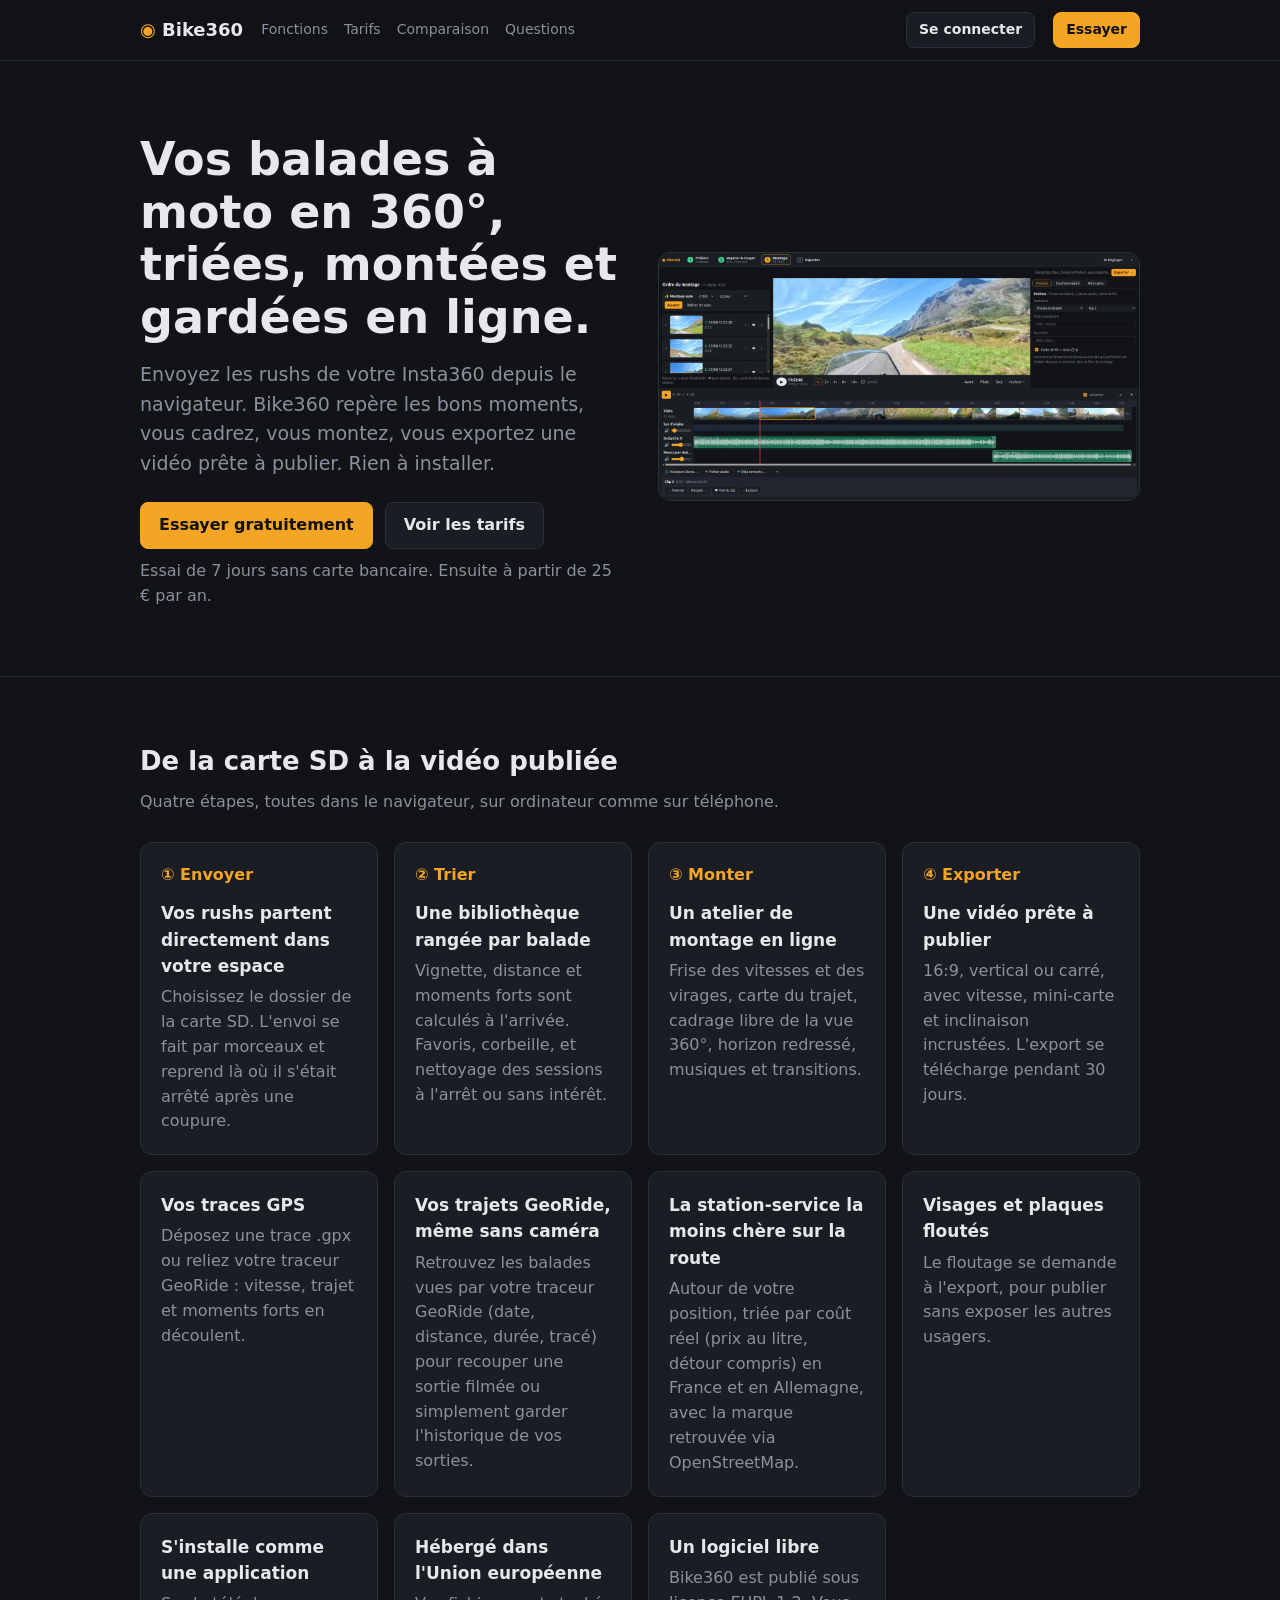
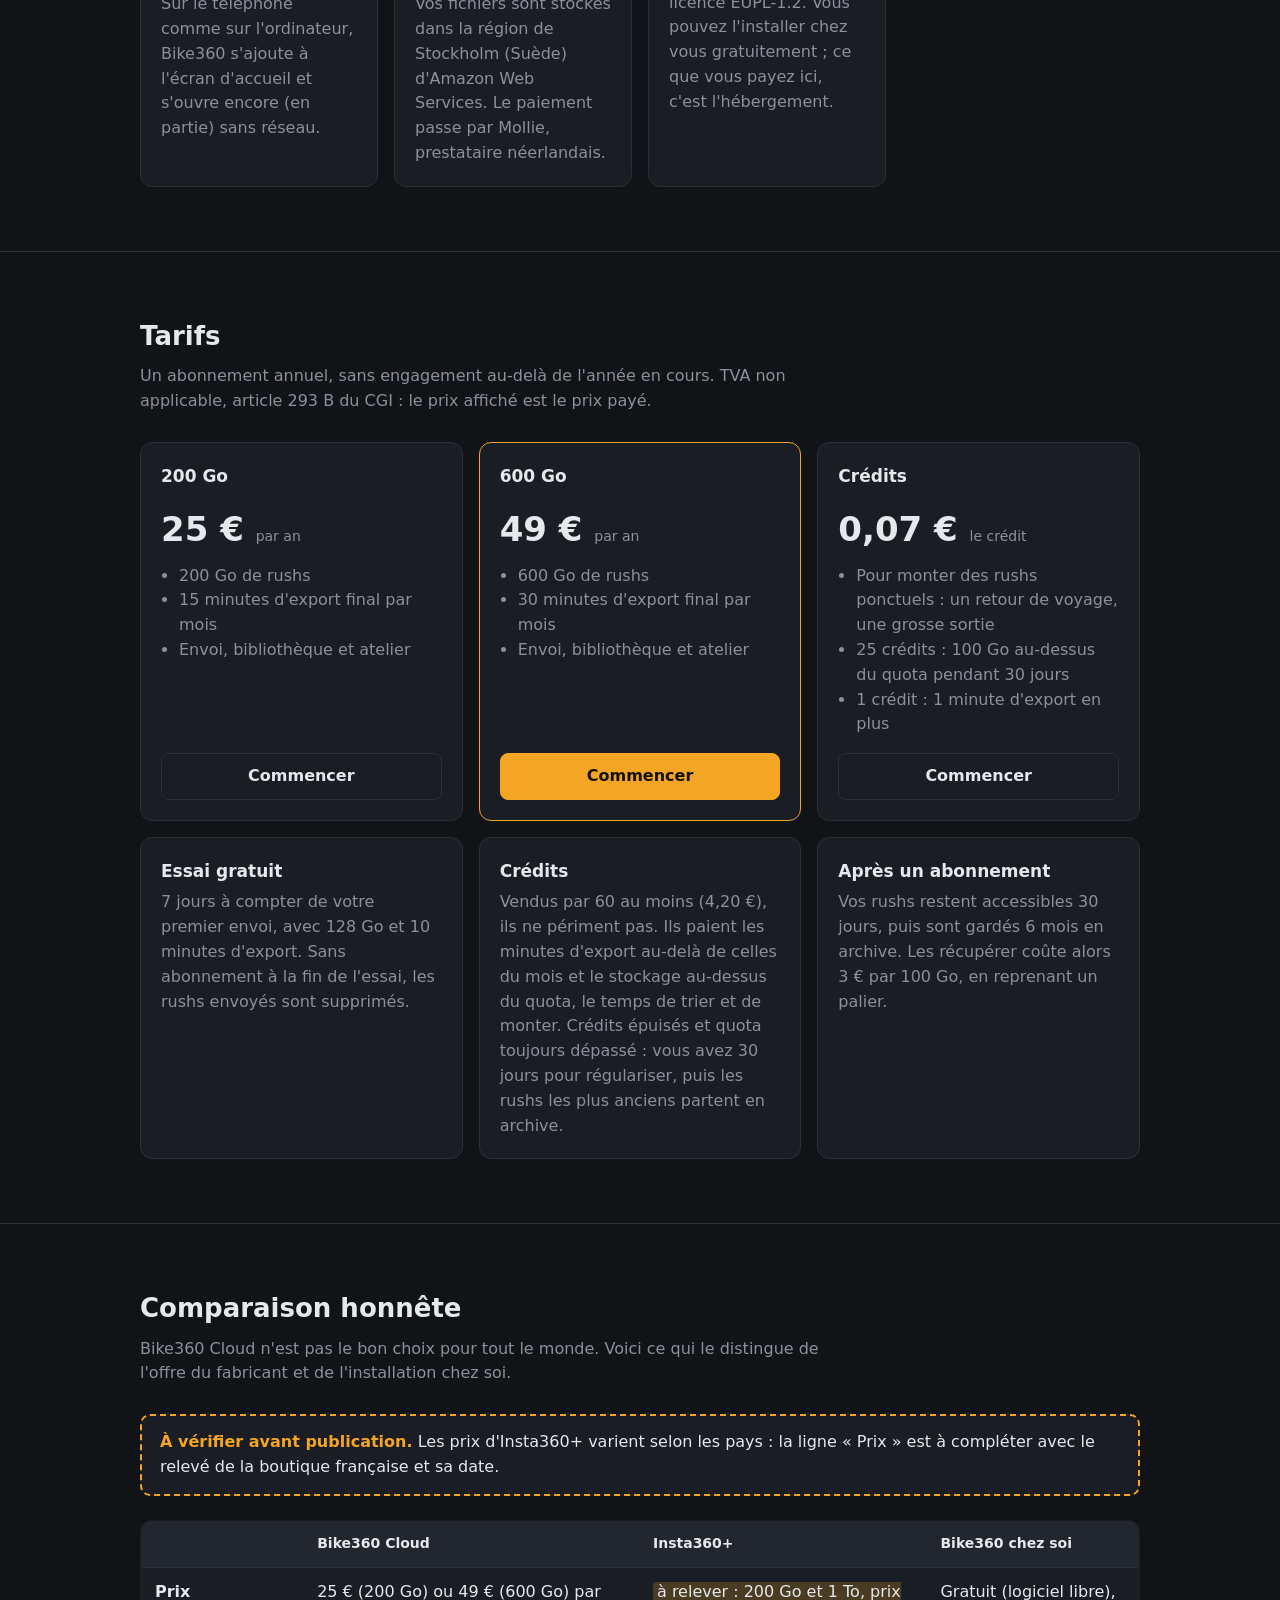
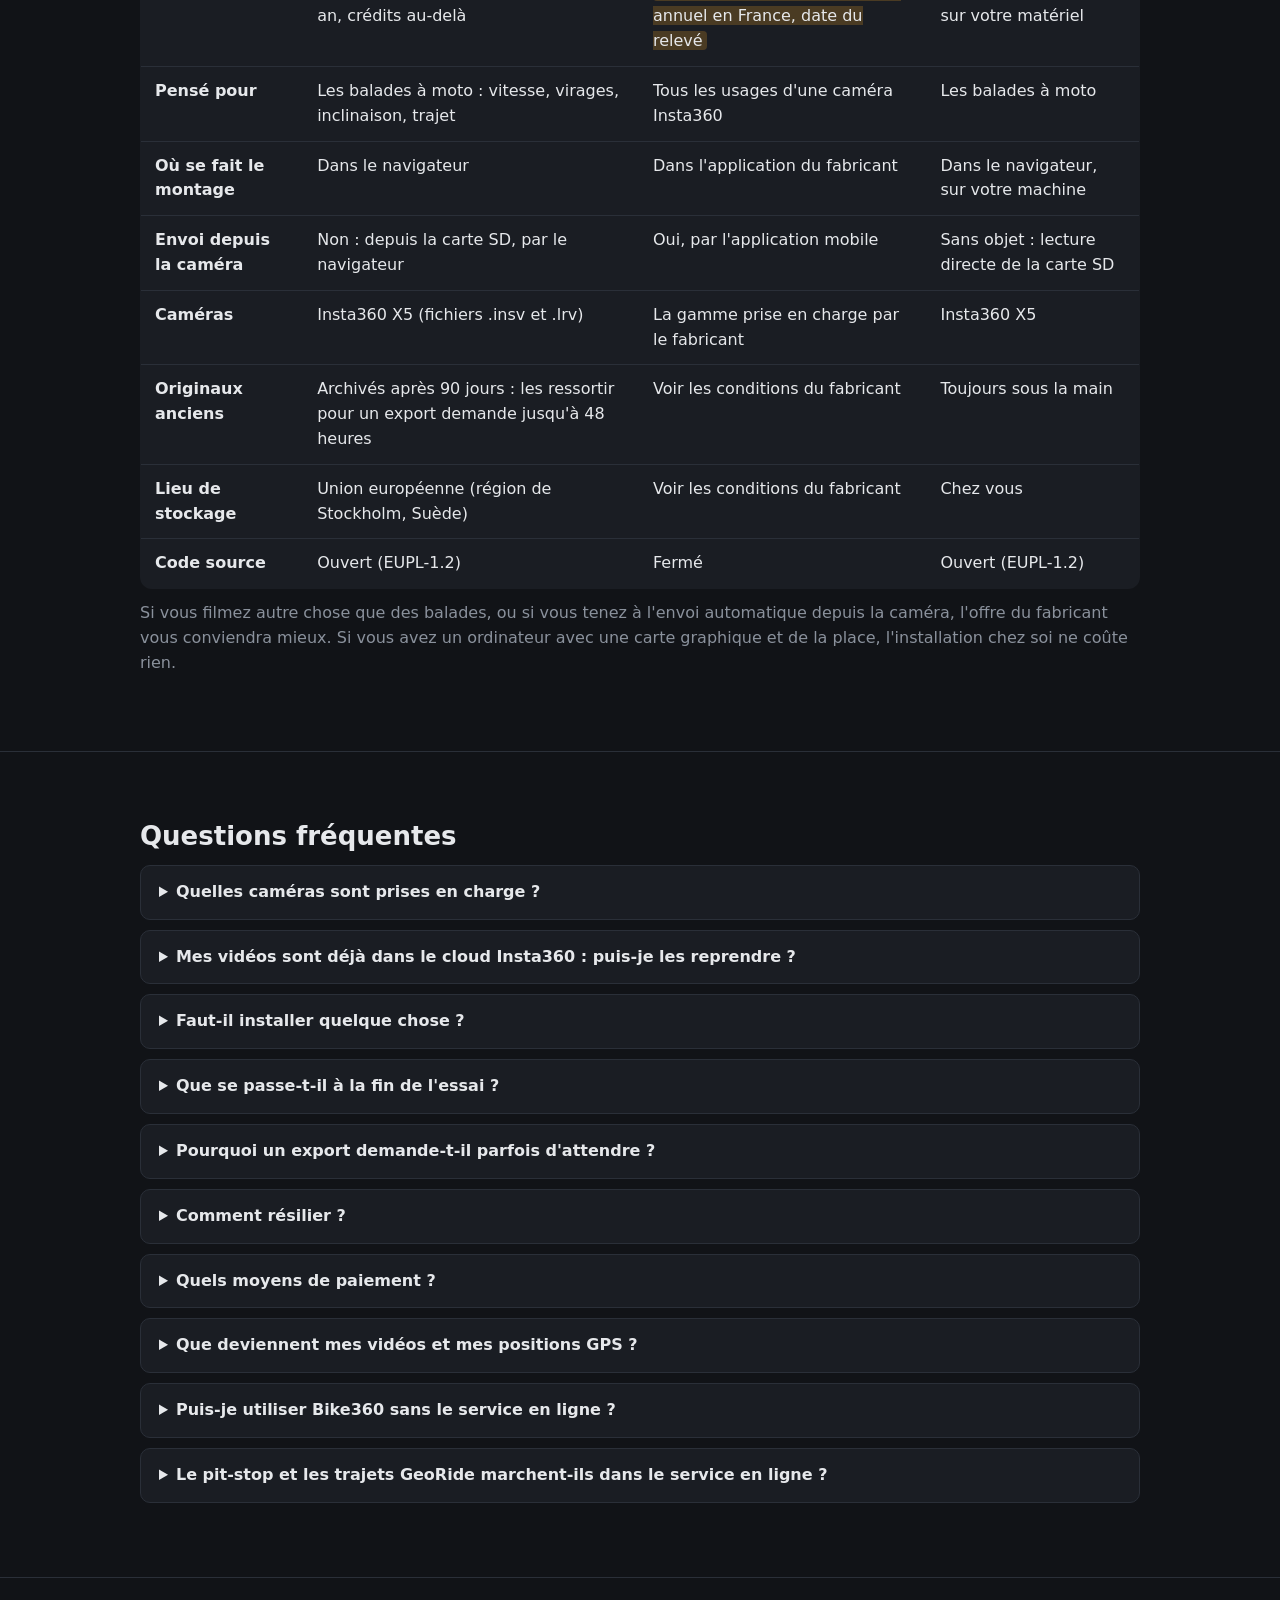
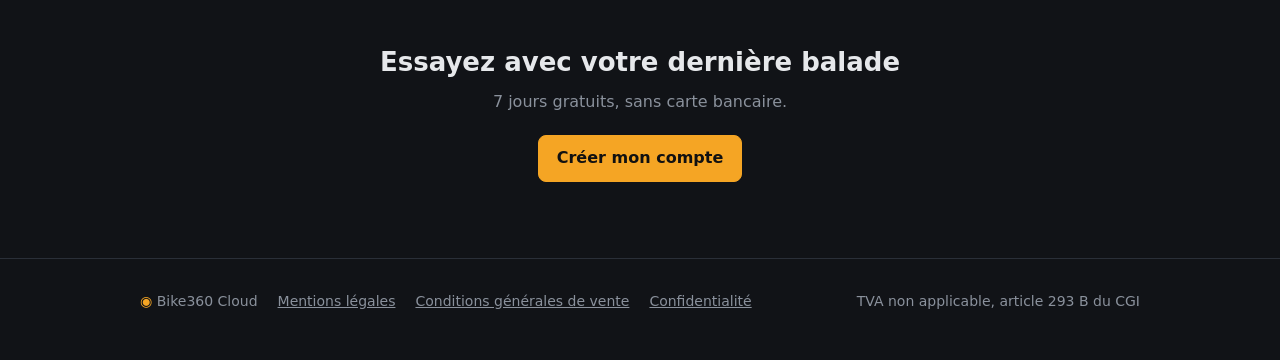
<file: site/index.html>
<!doctype html>
<html lang="fr">
<head>
<meta charset="utf-8">
<meta name="viewport" content="width=device-width, initial-scale=1">
<title>Bike360 Cloud — vos balades à moto en 360°, triées, montées et gardées en ligne</title>
<meta name="description" content="Envoyez les rushs de votre Insta360, retrouvez les bons moments, montez et exportez depuis le navigateur. Stockage en France à partir de 25 € par an.">
<link rel="stylesheet" href="site.css">
</head>
<body>
<header class="top"><div class="wrap">
  <a class="brand" href="/"><span>◉</span> Bike360</a>
  <nav><a href="#fonctions">Fonctions</a><a href="#tarifs">Tarifs</a><a href="#comparaison">Comparaison</a><a href="#questions">Questions</a></nav>
  <a class="button small" href="/ui/compte.html">Se connecter</a>
  <a class="button small primary" href="/ui/compte.html?inscription=1">Essayer</a>
</div></header>

<section class="hero"><div class="wrap">
  <div>
    <h1>Vos balades à moto en 360°, triées, montées et gardées en ligne.</h1>
    <p class="lead">Envoyez les rushs de votre Insta360 depuis le navigateur. Bike360 repère les bons moments, vous cadrez, vous montez,
      vous exportez une vidéo prête à publier. Rien à installer.</p>
    <div class="actions">
      <a class="button primary" href="/ui/compte.html?inscription=1">Essayer gratuitement</a>
      <a class="button" href="#tarifs">Voir les tarifs</a>
    </div>
    <p class="muted">Essai de 7 jours sans carte bancaire. Ensuite à partir de 25 € par an.</p>
  </div>
  <img src="montage.jpg" alt="L'atelier de montage de Bike360 : clips en blocs sur une frise, pistes audio et aperçu" width="1280" height="800">
</div></section>

<section id="fonctions"><div class="wrap">
  <h2>De la carte SD à la vidéo publiée</h2>
  <p class="lead">Quatre étapes, toutes dans le navigateur, sur ordinateur comme sur téléphone.</p>
  <div class="grid">
    <div class="card"><p class="step">① Envoyer</p><h3>Vos rushs partent directement dans votre espace</h3>
      <p class="muted">Choisissez le dossier de la carte SD. L'envoi se fait par morceaux et reprend là où il s'était arrêté après une coupure.</p></div>
    <div class="card"><p class="step">② Trier</p><h3>Une bibliothèque rangée par balade</h3>
      <p class="muted">Vignette, distance et moments forts sont calculés à l'arrivée. Favoris, corbeille, et nettoyage des sessions à l'arrêt ou sans intérêt.</p></div>
    <div class="card"><p class="step">③ Monter</p><h3>Un atelier de montage en ligne</h3>
      <p class="muted">Frise des vitesses et des virages, carte du trajet, cadrage libre de la vue 360°, horizon redressé, musiques et transitions.</p></div>
    <div class="card"><p class="step">④ Exporter</p><h3>Une vidéo prête à publier</h3>
      <p class="muted">16:9, vertical ou carré, avec vitesse, mini-carte et inclinaison incrustées. L'export se télécharge pendant 30 jours.</p></div>
  </div>
  <div class="grid" style="margin-top:16px">
    <div class="card"><h3>Vos traces GPS</h3><p class="muted">Déposez une trace .gpx ou reliez votre traceur GeoRide : vitesse, trajet et moments forts en découlent.</p></div>
    <div class="card"><h3>Vos trajets GeoRide, même sans caméra</h3><p class="muted">Retrouvez les balades vues par votre traceur GeoRide (date, distance, durée, tracé) pour recouper une sortie filmée ou simplement garder l'historique de vos sorties.</p></div>
    <div class="card"><h3>La station-service la moins chère sur la route</h3><p class="muted">Autour de votre position, triée par coût réel (prix au litre, détour compris) en France et en Allemagne, avec la marque retrouvée via OpenStreetMap.</p></div>
    <div class="card"><h3>Visages et plaques floutés</h3><p class="muted">Le floutage se demande à l'export, pour publier sans exposer les autres usagers.</p></div>
    <div class="card"><h3>S'installe comme une application</h3><p class="muted">Sur le téléphone comme sur l'ordinateur, Bike360 s'ajoute à l'écran d'accueil et s'ouvre encore (en partie) sans réseau.</p></div>
    <div class="card"><h3>Hébergé dans l'Union européenne</h3><p class="muted">Vos fichiers sont stockés dans la région de Stockholm (Suède) d'Amazon Web Services. Le paiement passe par Mollie, prestataire néerlandais.</p></div>
    <div class="card"><h3>Un logiciel libre</h3><p class="muted">Bike360 est publié sous licence EUPL-1.2. Vous pouvez l'installer chez vous gratuitement ; ce que vous payez ici, c'est l'hébergement.</p></div>
  </div>
</div></section>

<section id="tarifs"><div class="wrap">
  <h2>Tarifs</h2>
  <p class="lead">Un abonnement annuel, sans engagement au-delà de l'année en cours. TVA non applicable, article 293 B du CGI : le prix affiché est le prix payé.</p>
  <div class="plans">
    <div class="card plan"><h3>200 Go</h3><div class="price">25 € <small>par an</small></div>
      <ul><li>200 Go de rushs</li><li>15 minutes d'export final par mois</li><li>Envoi, bibliothèque et atelier</li></ul>
      <a class="button" href="/ui/compte.html?inscription=1">Commencer</a></div>
    <div class="card plan featured"><h3>600 Go</h3><div class="price">49 € <small>par an</small></div>
      <ul><li>600 Go de rushs</li><li>30 minutes d'export final par mois</li><li>Envoi, bibliothèque et atelier</li></ul>
      <a class="button primary" href="/ui/compte.html?inscription=1">Commencer</a></div>
    <div class="card plan"><h3>Crédits</h3><div class="price">0,07 € <small>le crédit</small></div>
      <ul><li>Pour monter des rushs ponctuels : un retour de voyage, une grosse sortie</li><li>25 crédits : 100 Go au-dessus du quota pendant 30 jours</li><li>1 crédit : 1 minute d'export en plus</li></ul>
      <a class="button" href="/ui/compte.html?inscription=1">Commencer</a></div>
  </div>
  <div class="grid" style="margin-top:16px">
    <div class="card"><h3>Essai gratuit</h3><p class="muted">7 jours à compter de votre premier envoi, avec 128 Go et 10 minutes d'export. Sans abonnement à la fin de l'essai, les rushs envoyés sont supprimés.</p></div>
    <div class="card"><h3>Crédits</h3><p class="muted">Vendus par 60 au moins (4,20 €), ils ne périment pas. Ils paient les minutes d'export au-delà de celles du mois et le stockage au-dessus du quota, le temps de trier et de monter. Crédits épuisés et quota toujours dépassé : vous avez 30 jours pour régulariser, puis les rushs les plus anciens partent en archive.</p></div>
    <div class="card"><h3>Après un abonnement</h3><p class="muted">Vos rushs restent accessibles 30 jours, puis sont gardés 6 mois en archive. Les récupérer coûte alors 3 € par 100 Go, en reprenant un palier.</p></div>
  </div>
</div></section>

<section id="comparaison"><div class="wrap">
  <h2>Comparaison honnête</h2>
  <p class="lead">Bike360 Cloud n'est pas le bon choix pour tout le monde. Voici ce qui le distingue de l'offre du fabricant et de l'installation chez soi.</p>
  <!-- BROUILLON : les prix d'Insta360+ ci-dessous sont à relever sur store.insta360.com (boutique France) et à dater avant
       la mise en ligne. Une comparaison de prix publiée doit être exacte et vérifiable. -->
  <div class="draft"><strong>À vérifier avant publication.</strong> Les prix d'Insta360+ varient selon les pays : la ligne « Prix » est à compléter
    avec le relevé de la boutique française et sa date.</div>
  <div class="table-scroll"><table>
    <tr><th></th><th>Bike360 Cloud</th><th>Insta360+</th><th>Bike360 chez soi</th></tr>
    <tr><td><strong>Prix</strong></td><td>25 € (200 Go) ou 49 € (600 Go) par an, crédits au-delà</td>
      <td><span class="todo">à relever : 200 Go et 1 To, prix annuel en France, date du relevé</span></td><td>Gratuit (logiciel libre), sur votre matériel</td></tr>
    <tr><td><strong>Pensé pour</strong></td><td>Les balades à moto : vitesse, virages, inclinaison, trajet</td><td>Tous les usages d'une caméra Insta360</td><td>Les balades à moto</td></tr>
    <tr><td><strong>Où se fait le montage</strong></td><td>Dans le navigateur</td><td>Dans l'application du fabricant</td><td>Dans le navigateur, sur votre machine</td></tr>
    <tr><td><strong>Envoi depuis la caméra</strong></td><td>Non : depuis la carte SD, par le navigateur</td><td>Oui, par l'application mobile</td><td>Sans objet : lecture directe de la carte SD</td></tr>
    <tr><td><strong>Caméras</strong></td><td>Insta360 X5 (fichiers .insv et .lrv)</td><td>La gamme prise en charge par le fabricant</td><td>Insta360 X5</td></tr>
    <tr><td><strong>Originaux anciens</strong></td><td>Archivés après 90 jours : les ressortir pour un export demande jusqu'à 48 heures</td><td>Voir les conditions du fabricant</td><td>Toujours sous la main</td></tr>
    <tr><td><strong>Lieu de stockage</strong></td><td>Union européenne (région de Stockholm, Suède)</td><td>Voir les conditions du fabricant</td><td>Chez vous</td></tr>
    <tr><td><strong>Code source</strong></td><td>Ouvert (EUPL-1.2)</td><td>Fermé</td><td>Ouvert (EUPL-1.2)</td></tr>
  </table></div>
  <p class="muted" style="margin-top:12px">Si vous filmez autre chose que des balades, ou si vous tenez à l'envoi automatique depuis la caméra, l'offre du fabricant vous conviendra mieux.
    Si vous avez un ordinateur avec une carte graphique et de la place, l'installation chez soi ne coûte rien.</p>
</div></section>

<section id="questions"><div class="wrap">
  <h2>Questions fréquentes</h2>
  <details><summary>Quelles caméras sont prises en charge ?</summary>
    <p>L'Insta360 X5. Le service reconnaît ses fichiers d'aperçu (LRV_….lrv) et ses originaux (VID_….insv). D'autres modèles viendront selon la demande.</p></details>
  <details><summary>Mes vidéos sont déjà dans le cloud Insta360 : puis-je les reprendre ?</summary>
    <p>Oui, en les téléchargeant avec Insta360 Studio puis en les envoyant ici. Le <a href="importer-insta360.html">guide d'import</a> détaille les étapes.</p></details>
  <details><summary>Faut-il installer quelque chose ?</summary>
    <p>Non. L'envoi, la bibliothèque, le montage et l'export se font dans un navigateur récent, sur ordinateur ou sur téléphone.</p></details>
  <details><summary>Que se passe-t-il à la fin de l'essai ?</summary>
    <p>L'essai dure 7 jours à compter de votre premier envoi. Si vous prenez un palier, vos rushs restent. Sinon, ils sont supprimés et votre compte reste ouvert, vide.</p></details>
  <details><summary>Pourquoi un export demande-t-il parfois d'attendre ?</summary>
    <p>Le montage se fait sur les aperçus, toujours disponibles. Les originaux, bien plus lourds, partent en archive au bout de 90 jours pour tenir ces prix.
      Un export qui en a besoin demande leur sortie d'archive, ce qui prend jusqu'à 48 heures ; vous êtes prévenu quand ils sont prêts.</p></details>
  <details><summary>Comment résilier ?</summary>
    <p>Depuis la page « Mon palier », en un clic. L'abonnement court jusqu'à la fin de l'année payée, puis ne se renouvelle pas. Vous pouvez aussi supprimer
      votre compte et tout ce qu'il contient, à tout moment.</p></details>
  <details><summary>Quels moyens de paiement ?</summary>
    <p>Le paiement passe par Mollie, établissement de paiement néerlandais. La carte bancaire est acceptée ; les autres moyens dépendent de ce que Mollie propose
      pour votre pays. Bike360 ne voit ni ne garde votre numéro de carte.</p></details>
  <details><summary>Que deviennent mes vidéos et mes positions GPS ?</summary>
    <p>Elles restent les vôtres et ne servent qu'à vous rendre le service. Elles ne sont ni revendues, ni utilisées pour de la publicité.
      Le détail est dans la <a href="confidentialite.html">politique de confidentialité</a>.</p></details>
  <details><summary>Puis-je utiliser Bike360 sans le service en ligne ?</summary>
    <p>Oui. Le logiciel est libre et s'installe sur un ordinateur sous Linux. Le service en ligne s'adresse à ceux qui ne veulent ni l'installer ni stocker leurs rushs.</p></details>
  <details><summary>Le pit-stop et les trajets GeoRide marchent-ils dans le service en ligne ?</summary>
    <p>Oui, si vous avez relié votre compte GeoRide. Le pit-stop (station-service la moins chère) ne demande rien de plus : il cherche autour de la position que vous lui donnez.</p></details>
</div></section>

<section><div class="wrap" style="text-align:center">
  <h2>Essayez avec votre dernière balade</h2>
  <p class="muted">7 jours gratuits, sans carte bancaire.</p>
  <p style="margin-top:20px"><a class="button primary" href="/ui/compte.html?inscription=1">Créer mon compte</a></p>
</div></section>

<footer><div class="wrap">
  <span><span style="color:var(--accent)">◉</span> Bike360 Cloud</span>
  <a href="mentions-legales.html">Mentions légales</a>
  <a href="cgv.html">Conditions générales de vente</a>
  <a href="confidentialite.html">Confidentialité</a>
  <div class="spacer"></div>
  <span>TVA non applicable, article 293 B du CGI</span>
</div></footer>
</body>
</html>
</file>
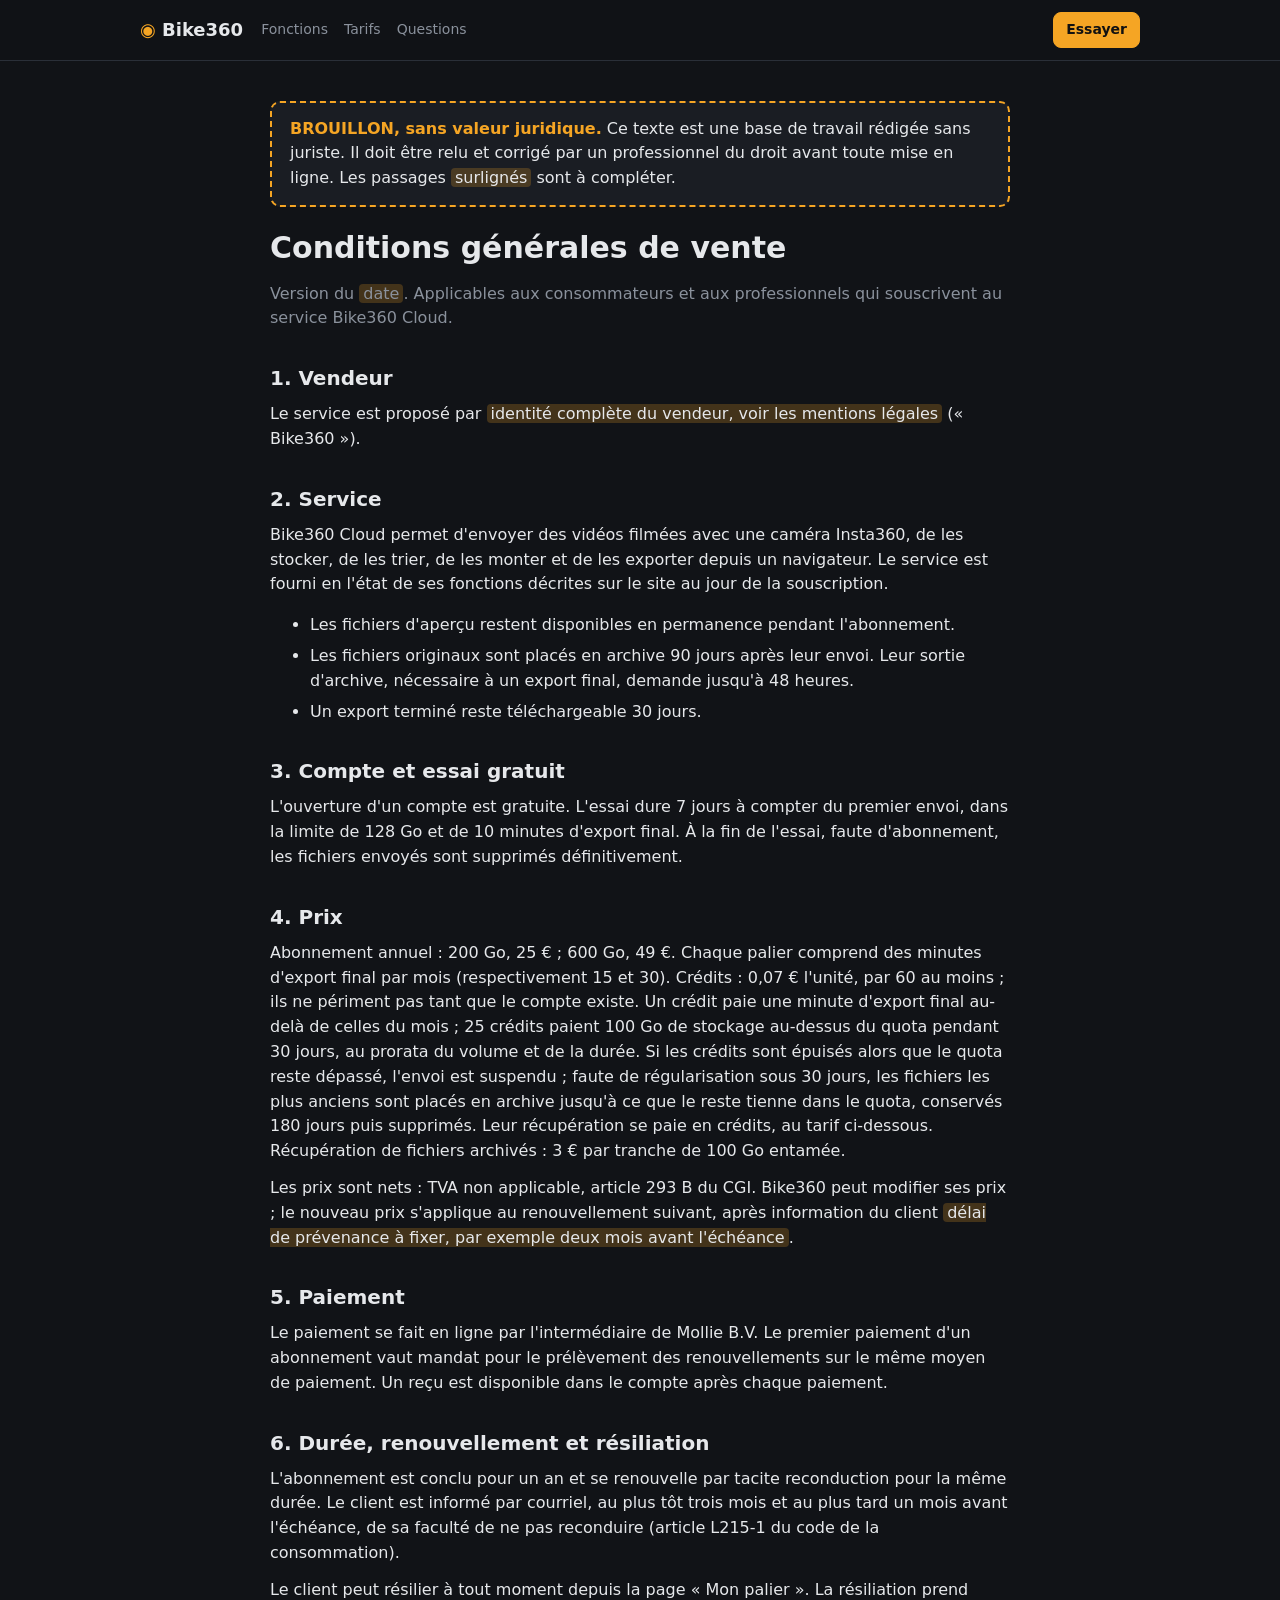
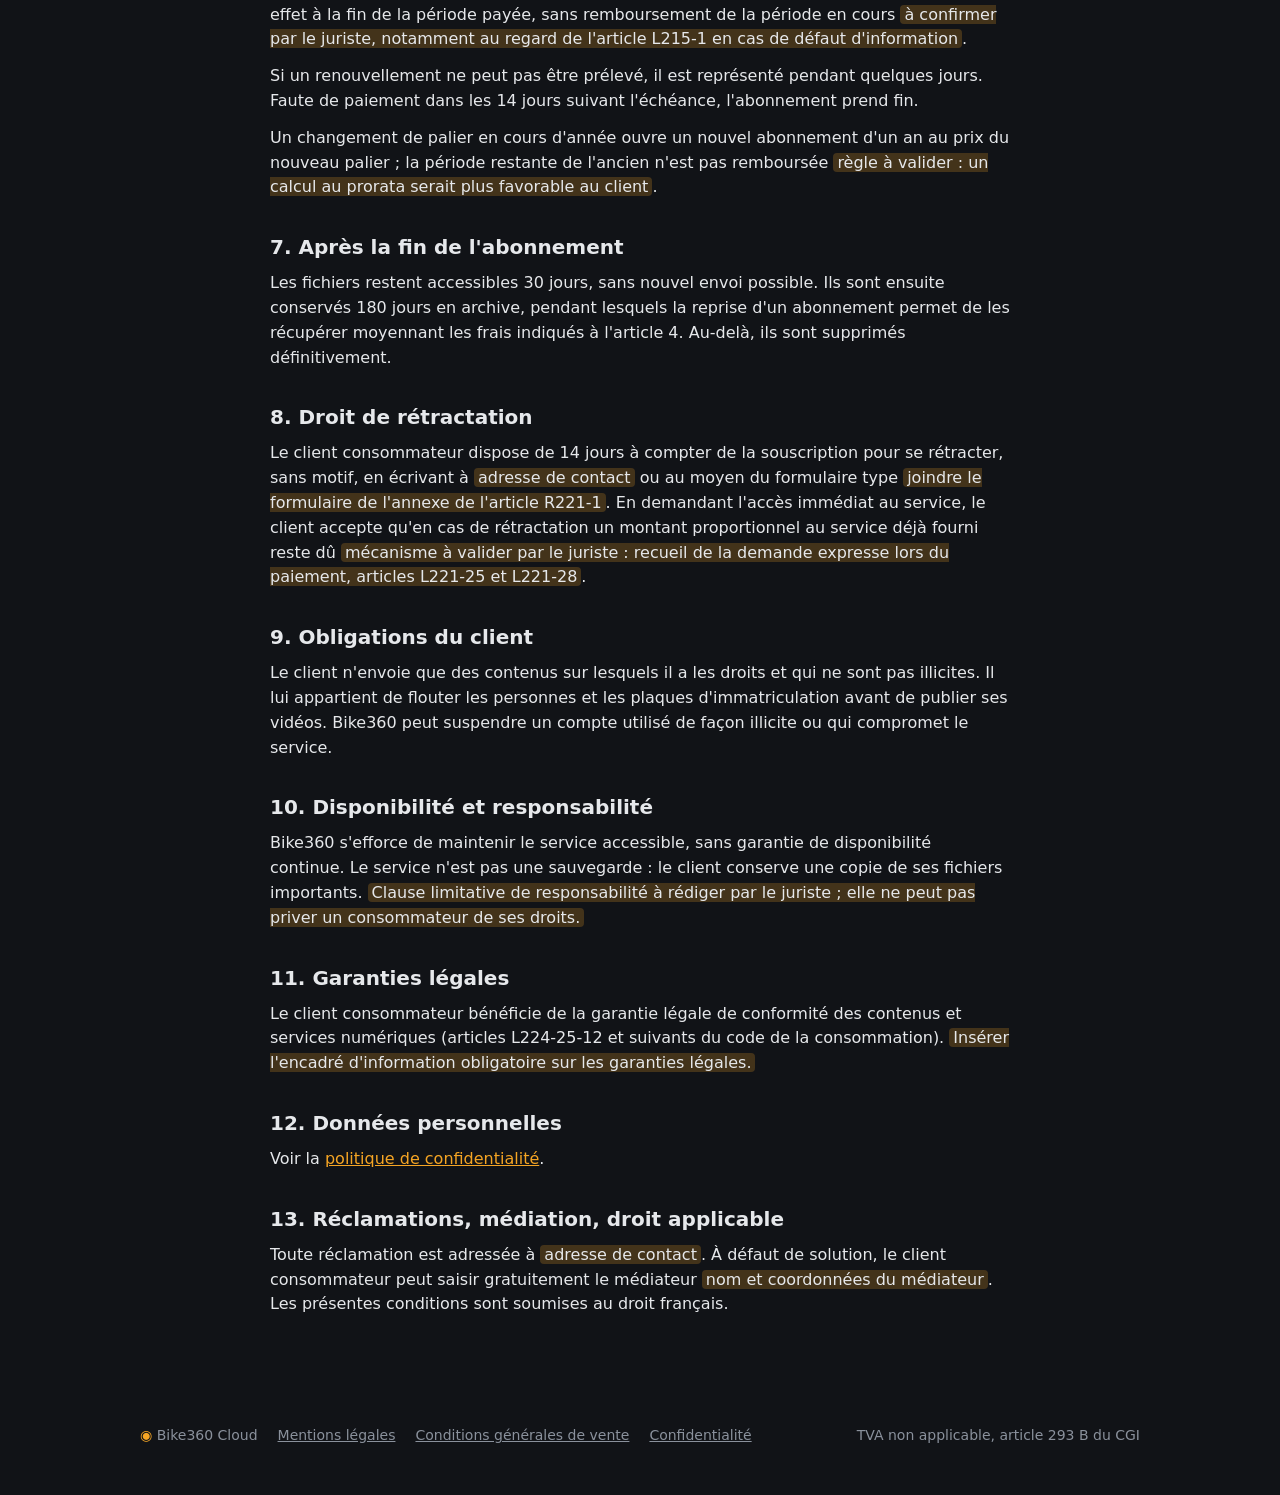
<file: site/cgv.html>
<!doctype html>
<html lang="fr">
<head>
<meta charset="utf-8">
<meta name="viewport" content="width=device-width, initial-scale=1">
<meta name="robots" content="noindex">
<title>Bike360 Cloud — Conditions générales de vente</title>
<link rel="stylesheet" href="site.css">
</head>
<body>
<header class="top"><div class="wrap">
  <a class="brand" href="/"><span>◉</span> Bike360</a>
  <nav><a href="/#fonctions">Fonctions</a><a href="/#tarifs">Tarifs</a><a href="/#questions">Questions</a></nav>
  <a class="button small primary" href="/ui/compte.html?inscription=1">Essayer</a>
</div></header>
<main class="legal">
<div class="draft"><strong>BROUILLON, sans valeur juridique.</strong> Ce texte est une base de travail rédigée sans juriste. Il doit être relu et corrigé
  par un professionnel du droit avant toute mise en ligne. Les passages <span class="todo">surlignés</span> sont à compléter.</div>
<h1>Conditions générales de vente</h1>
<p class="muted">Version du <span class="todo">date</span>. Applicables aux consommateurs et aux professionnels qui souscrivent au service Bike360 Cloud.</p>
<h2>1. Vendeur</h2>
<p>Le service est proposé par <span class="todo">identité complète du vendeur, voir les mentions légales</span> (« Bike360 »).</p>
<h2>2. Service</h2>
<p>Bike360 Cloud permet d'envoyer des vidéos filmées avec une caméra Insta360, de les stocker, de les trier, de les monter et de les exporter depuis un navigateur.
Le service est fourni en l'état de ses fonctions décrites sur le site au jour de la souscription.</p>
<ul>
<li>Les fichiers d'aperçu restent disponibles en permanence pendant l'abonnement.</li>
<li>Les fichiers originaux sont placés en archive 90 jours après leur envoi. Leur sortie d'archive, nécessaire à un export final, demande jusqu'à 48 heures.</li>
<li>Un export terminé reste téléchargeable 30 jours.</li>
</ul>
<h2>3. Compte et essai gratuit</h2>
<p>L'ouverture d'un compte est gratuite. L'essai dure 7 jours à compter du premier envoi, dans la limite de 128 Go et de 10 minutes d'export final.
À la fin de l'essai, faute d'abonnement, les fichiers envoyés sont supprimés définitivement.</p>
<h2>4. Prix</h2>
<p>Abonnement annuel : 200 Go, 25 € ; 600 Go, 49 €. Chaque palier comprend des minutes d'export final par mois
(respectivement 15 et 30). Crédits : 0,07 € l'unité, par 60 au moins ; ils ne périment pas tant que le compte existe. Un crédit paie une minute d'export final au-delà de celles du mois ; 25 crédits paient 100 Go de stockage au-dessus du quota pendant 30 jours, au prorata du volume et de la durée. Si les crédits sont épuisés alors que le quota reste dépassé, l'envoi est suspendu ; faute de régularisation sous 30 jours, les fichiers les plus anciens sont placés en archive jusqu'à ce que le reste tienne dans le quota, conservés 180 jours puis supprimés. Leur récupération se paie en crédits, au tarif ci-dessous.
Récupération de fichiers archivés : 3 € par tranche de 100 Go entamée.</p>
<p>Les prix sont nets : TVA non applicable, article 293 B du CGI. Bike360 peut modifier ses prix ; le nouveau prix s'applique au renouvellement suivant,
après information du client <span class="todo">délai de prévenance à fixer, par exemple deux mois avant l'échéance</span>.</p>
<h2>5. Paiement</h2>
<p>Le paiement se fait en ligne par l'intermédiaire de Mollie B.V. Le premier paiement d'un abonnement vaut mandat pour le prélèvement des renouvellements
sur le même moyen de paiement. Un reçu est disponible dans le compte après chaque paiement.</p>
<h2>6. Durée, renouvellement et résiliation</h2>
<p>L'abonnement est conclu pour un an et se renouvelle par tacite reconduction pour la même durée. Le client est informé par courriel, au plus tôt trois mois
et au plus tard un mois avant l'échéance, de sa faculté de ne pas reconduire (article L215-1 du code de la consommation).</p>
<p>Le client peut résilier à tout moment depuis la page « Mon palier ». La résiliation prend effet à la fin de la période payée, sans remboursement de la période en cours
<span class="todo">à confirmer par le juriste, notamment au regard de l'article L215-1 en cas de défaut d'information</span>.</p>
<p>Si un renouvellement ne peut pas être prélevé, il est représenté pendant quelques jours. Faute de paiement dans les 14 jours suivant l'échéance, l'abonnement prend fin.</p>
<p>Un changement de palier en cours d'année ouvre un nouvel abonnement d'un an au prix du nouveau palier ; la période restante de l'ancien n'est pas remboursée
<span class="todo">règle à valider : un calcul au prorata serait plus favorable au client</span>.</p>
<h2>7. Après la fin de l'abonnement</h2>
<p>Les fichiers restent accessibles 30 jours, sans nouvel envoi possible. Ils sont ensuite conservés 180 jours en archive, pendant lesquels la reprise d'un abonnement
permet de les récupérer moyennant les frais indiqués à l'article 4. Au-delà, ils sont supprimés définitivement.</p>
<h2>8. Droit de rétractation</h2>
<p>Le client consommateur dispose de 14 jours à compter de la souscription pour se rétracter, sans motif, en écrivant à <span class="todo">adresse de contact</span>
ou au moyen du formulaire type <span class="todo">joindre le formulaire de l'annexe de l'article R221-1</span>.
En demandant l'accès immédiat au service, le client accepte qu'en cas de rétractation un montant proportionnel au service déjà fourni reste dû
<span class="todo">mécanisme à valider par le juriste : recueil de la demande expresse lors du paiement, articles L221-25 et L221-28</span>.</p>
<h2>9. Obligations du client</h2>
<p>Le client n'envoie que des contenus sur lesquels il a les droits et qui ne sont pas illicites. Il lui appartient de flouter les personnes et les plaques
d'immatriculation avant de publier ses vidéos. Bike360 peut suspendre un compte utilisé de façon illicite ou qui compromet le service.</p>
<h2>10. Disponibilité et responsabilité</h2>
<p>Bike360 s'efforce de maintenir le service accessible, sans garantie de disponibilité continue. Le service n'est pas une sauvegarde : le client conserve
une copie de ses fichiers importants. <span class="todo">Clause limitative de responsabilité à rédiger par le juriste ; elle ne peut pas priver un consommateur de ses droits.</span></p>
<h2>11. Garanties légales</h2>
<p>Le client consommateur bénéficie de la garantie légale de conformité des contenus et services numériques (articles L224-25-12 et suivants du code de la consommation).
<span class="todo">Insérer l'encadré d'information obligatoire sur les garanties légales.</span></p>
<h2>12. Données personnelles</h2>
<p>Voir la <a href="confidentialite.html">politique de confidentialité</a>.</p>
<h2>13. Réclamations, médiation, droit applicable</h2>
<p>Toute réclamation est adressée à <span class="todo">adresse de contact</span>. À défaut de solution, le client consommateur peut saisir gratuitement le médiateur
<span class="todo">nom et coordonnées du médiateur</span>. Les présentes conditions sont soumises au droit français.</p>
</main>
<footer><div class="wrap">
  <span><span style="color:var(--accent)">◉</span> Bike360 Cloud</span>
  <a href="mentions-legales.html">Mentions légales</a>
  <a href="cgv.html">Conditions générales de vente</a>
  <a href="confidentialite.html">Confidentialité</a>
  <div class="spacer"></div>
  <span>TVA non applicable, article 293 B du CGI</span>
</div></footer>
</body>
</html>
</file>
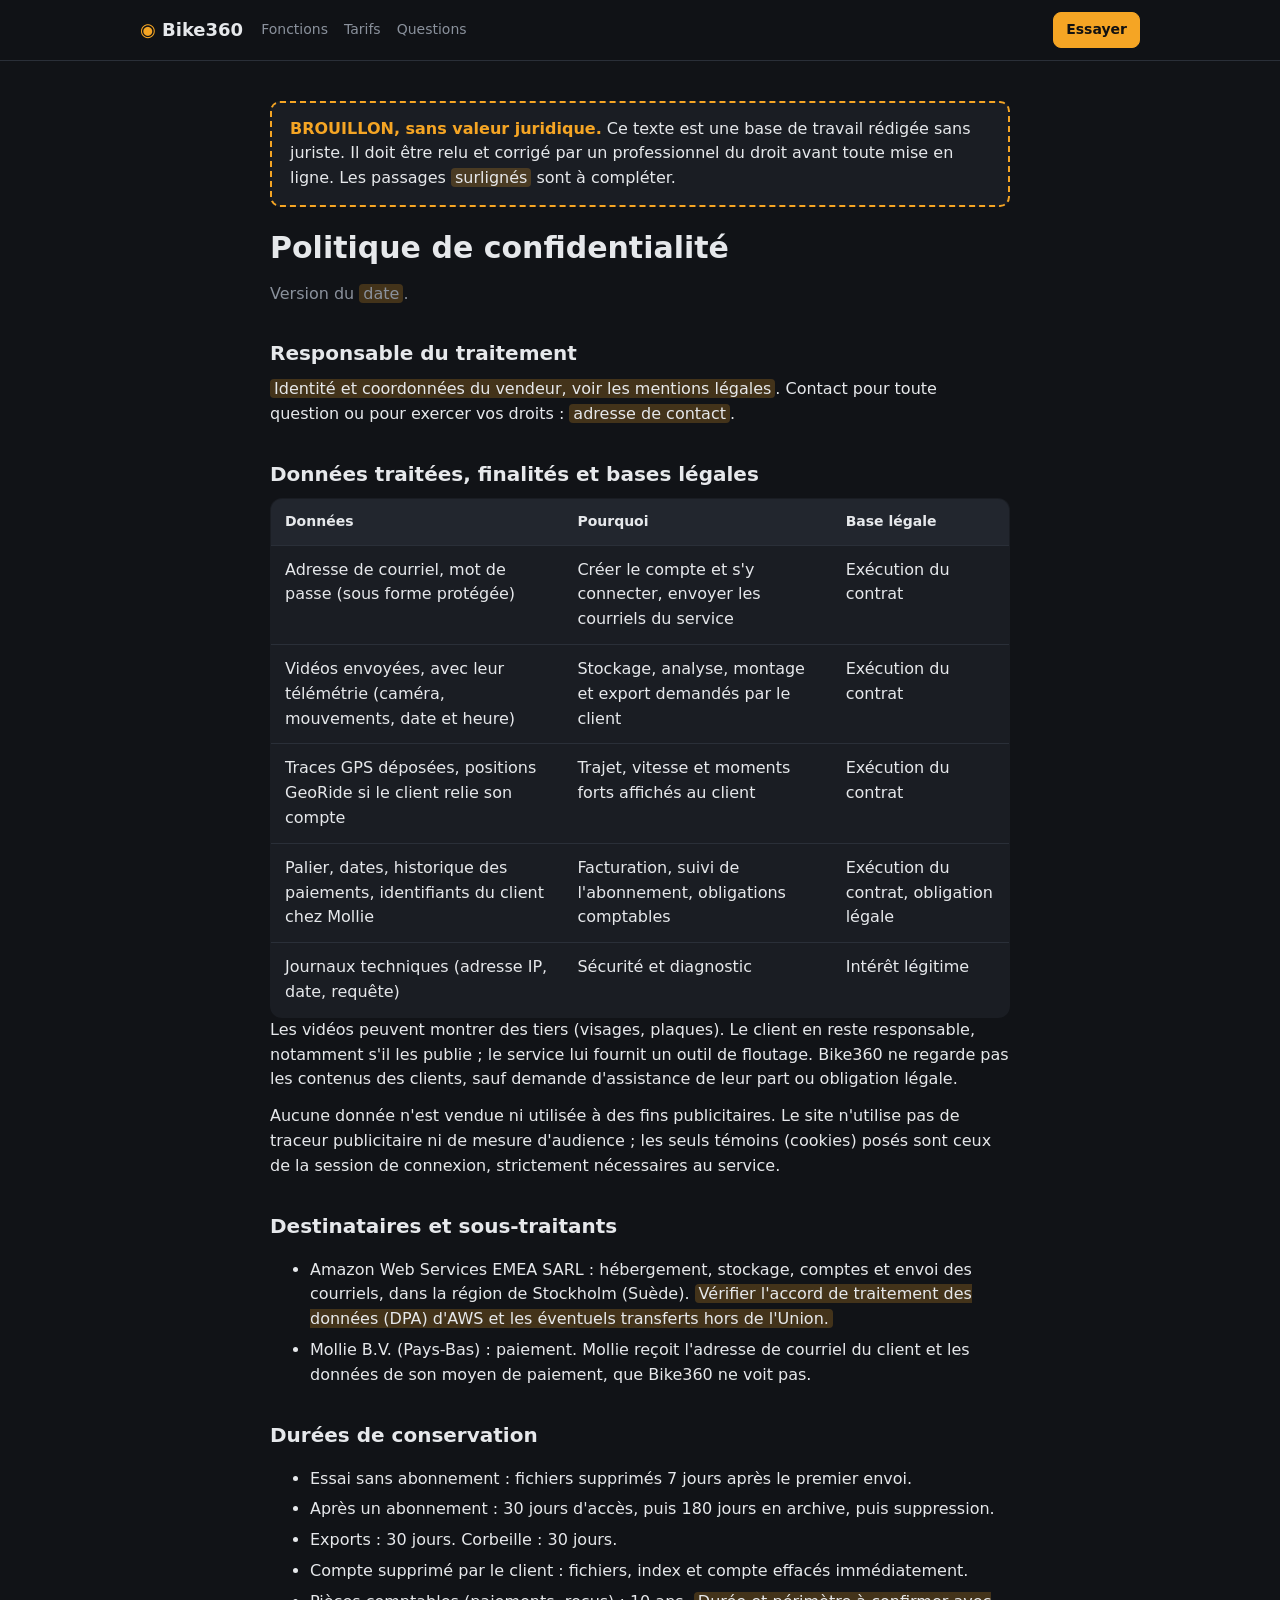
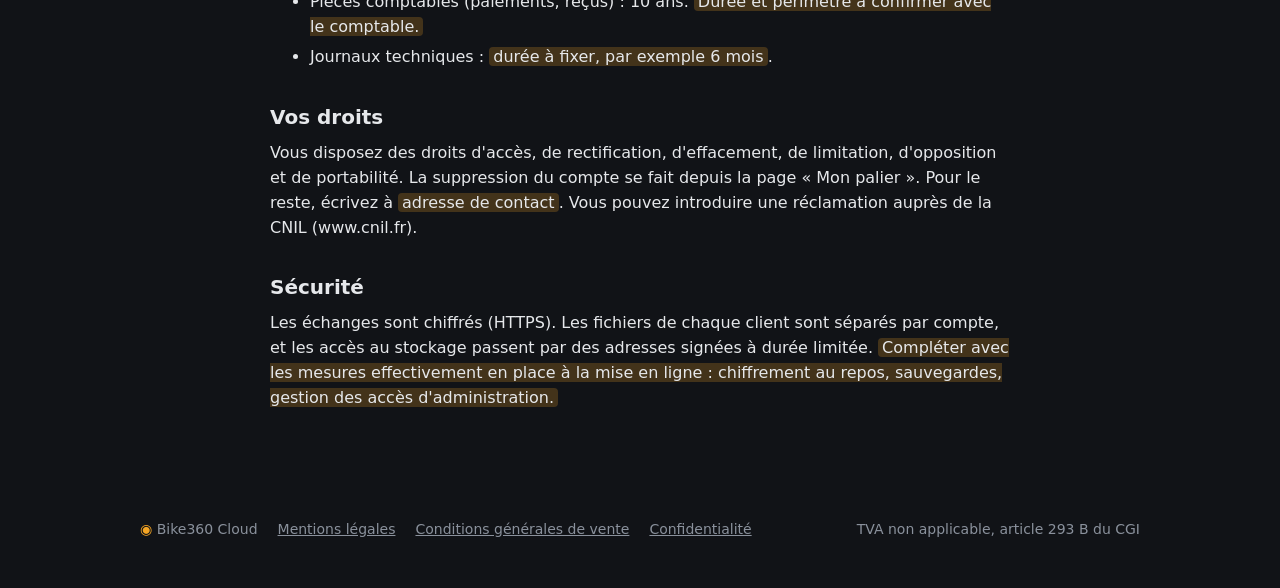
<file: site/confidentialite.html>
<!doctype html>
<html lang="fr">
<head>
<meta charset="utf-8">
<meta name="viewport" content="width=device-width, initial-scale=1">
<meta name="robots" content="noindex">
<title>Bike360 Cloud — Politique de confidentialité</title>
<link rel="stylesheet" href="site.css">
</head>
<body>
<header class="top"><div class="wrap">
  <a class="brand" href="/"><span>◉</span> Bike360</a>
  <nav><a href="/#fonctions">Fonctions</a><a href="/#tarifs">Tarifs</a><a href="/#questions">Questions</a></nav>
  <a class="button small primary" href="/ui/compte.html?inscription=1">Essayer</a>
</div></header>
<main class="legal">
<div class="draft"><strong>BROUILLON, sans valeur juridique.</strong> Ce texte est une base de travail rédigée sans juriste. Il doit être relu et corrigé
  par un professionnel du droit avant toute mise en ligne. Les passages <span class="todo">surlignés</span> sont à compléter.</div>
<h1>Politique de confidentialité</h1>
<p class="muted">Version du <span class="todo">date</span>.</p>
<h2>Responsable du traitement</h2>
<p><span class="todo">Identité et coordonnées du vendeur, voir les mentions légales</span>. Contact pour toute question ou pour exercer vos droits : <span class="todo">adresse de contact</span>.</p>
<h2>Données traitées, finalités et bases légales</h2>
<div class="table-scroll"><table>
<tr><th>Données</th><th>Pourquoi</th><th>Base légale</th></tr>
<tr><td>Adresse de courriel, mot de passe (sous forme protégée)</td><td>Créer le compte et s'y connecter, envoyer les courriels du service</td><td>Exécution du contrat</td></tr>
<tr><td>Vidéos envoyées, avec leur télémétrie (caméra, mouvements, date et heure)</td><td>Stockage, analyse, montage et export demandés par le client</td><td>Exécution du contrat</td></tr>
<tr><td>Traces GPS déposées, positions GeoRide si le client relie son compte</td><td>Trajet, vitesse et moments forts affichés au client</td><td>Exécution du contrat</td></tr>
<tr><td>Palier, dates, historique des paiements, identifiants du client chez Mollie</td><td>Facturation, suivi de l'abonnement, obligations comptables</td><td>Exécution du contrat, obligation légale</td></tr>
<tr><td>Journaux techniques (adresse IP, date, requête)</td><td>Sécurité et diagnostic</td><td>Intérêt légitime</td></tr>
</table></div>
<p>Les vidéos peuvent montrer des tiers (visages, plaques). Le client en reste responsable, notamment s'il les publie ; le service lui fournit un outil de floutage.
Bike360 ne regarde pas les contenus des clients, sauf demande d'assistance de leur part ou obligation légale.</p>
<p>Aucune donnée n'est vendue ni utilisée à des fins publicitaires. Le site n'utilise pas de traceur publicitaire ni de mesure d'audience ; les seuls témoins (cookies) posés
sont ceux de la session de connexion, strictement nécessaires au service.</p>
<h2>Destinataires et sous-traitants</h2>
<ul>
<li>Amazon Web Services EMEA SARL : hébergement, stockage, comptes et envoi des courriels, dans la région de Stockholm (Suède). <span class="todo">Vérifier l'accord de traitement des données (DPA) d'AWS et les éventuels transferts hors de l'Union.</span></li>
<li>Mollie B.V. (Pays-Bas) : paiement. Mollie reçoit l'adresse de courriel du client et les données de son moyen de paiement, que Bike360 ne voit pas.</li>
</ul>
<h2>Durées de conservation</h2>
<ul>
<li>Essai sans abonnement : fichiers supprimés 7 jours après le premier envoi.</li>
<li>Après un abonnement : 30 jours d'accès, puis 180 jours en archive, puis suppression.</li>
<li>Exports : 30 jours. Corbeille : 30 jours.</li>
<li>Compte supprimé par le client : fichiers, index et compte effacés immédiatement.</li>
<li>Pièces comptables (paiements, reçus) : 10 ans. <span class="todo">Durée et périmètre à confirmer avec le comptable.</span></li>
<li>Journaux techniques : <span class="todo">durée à fixer, par exemple 6 mois</span>.</li>
</ul>
<h2>Vos droits</h2>
<p>Vous disposez des droits d'accès, de rectification, d'effacement, de limitation, d'opposition et de portabilité. La suppression du compte se fait depuis la page « Mon palier ».
Pour le reste, écrivez à <span class="todo">adresse de contact</span>. Vous pouvez introduire une réclamation auprès de la CNIL (www.cnil.fr).</p>
<h2>Sécurité</h2>
<p>Les échanges sont chiffrés (HTTPS). Les fichiers de chaque client sont séparés par compte, et les accès au stockage passent par des adresses signées à durée limitée.
<span class="todo">Compléter avec les mesures effectivement en place à la mise en ligne : chiffrement au repos, sauvegardes, gestion des accès d'administration.</span></p>
</main>
<footer><div class="wrap">
  <span><span style="color:var(--accent)">◉</span> Bike360 Cloud</span>
  <a href="mentions-legales.html">Mentions légales</a>
  <a href="cgv.html">Conditions générales de vente</a>
  <a href="confidentialite.html">Confidentialité</a>
  <div class="spacer"></div>
  <span>TVA non applicable, article 293 B du CGI</span>
</div></footer>
</body>
</html>
</file>
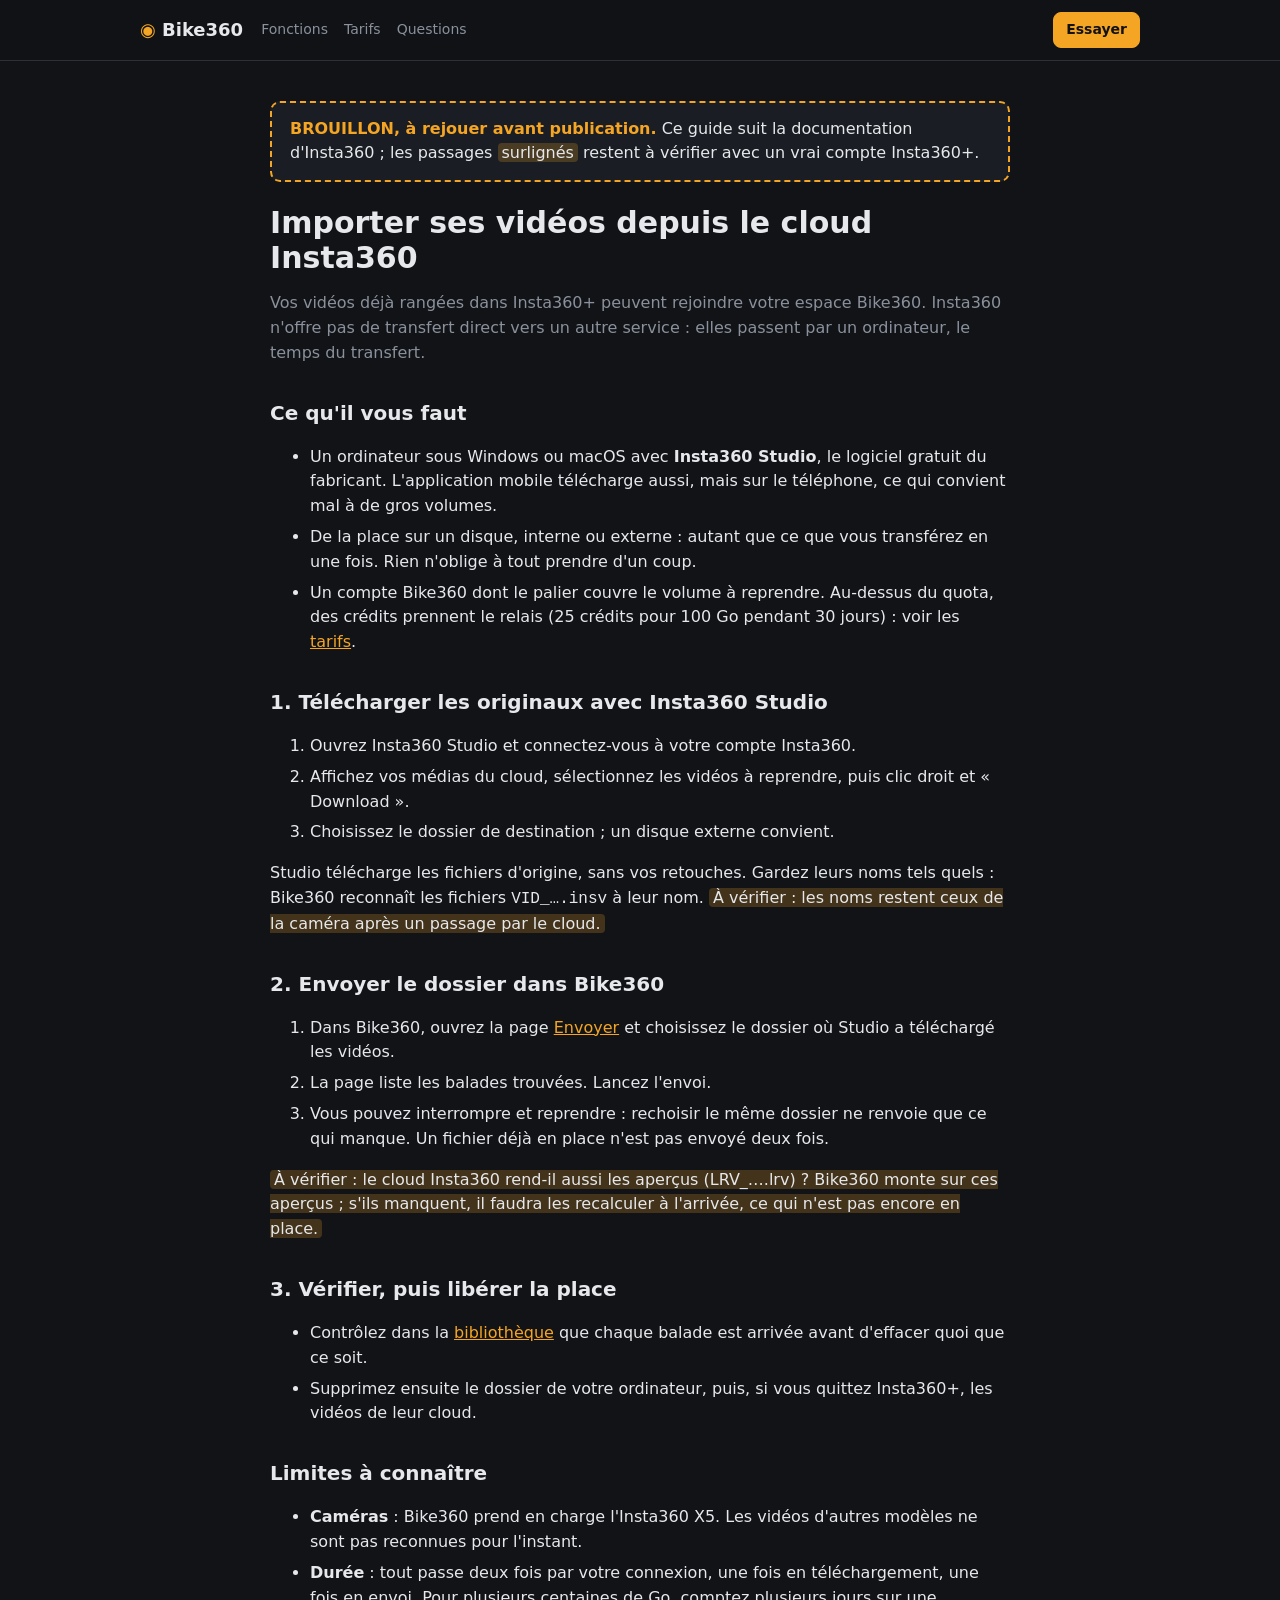
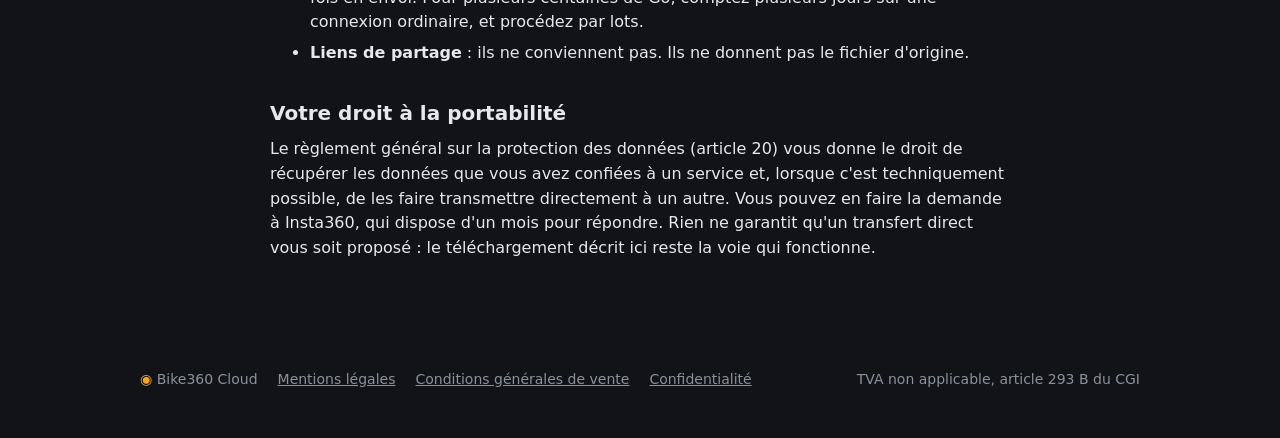
<file: site/importer-insta360.html>
<!doctype html>
<html lang="fr">
<head>
<meta charset="utf-8">
<meta name="viewport" content="width=device-width, initial-scale=1">
<meta name="robots" content="noindex">
<title>Bike360 Cloud — Importer ses vidéos depuis le cloud Insta360</title>
<meta name="description" content="Comment reprendre dans Bike360 Cloud les vidéos déjà stockées dans Insta360+ : téléchargement des originaux avec Insta360 Studio, puis envoi par le navigateur.">
<link rel="stylesheet" href="site.css">
</head>
<body>
<header class="top"><div class="wrap">
  <a class="brand" href="/"><span>◉</span> Bike360</a>
  <nav><a href="/#fonctions">Fonctions</a><a href="/#tarifs">Tarifs</a><a href="/#questions">Questions</a></nav>
  <a class="button small primary" href="/ui/compte.html?inscription=1">Essayer</a>
</div></header>
<main class="legal">
<!-- BROUILLON : le parcours ci-dessous est écrit d'après la documentation d'Insta360, sans avoir été rejoué de bout en bout.
     À vérifier avec un vrai compte Insta360+ avant la mise en ligne : noms des fichiers téléchargés, présence des aperçus. -->
<div class="draft"><strong>BROUILLON, à rejouer avant publication.</strong> Ce guide suit la documentation d'Insta360 ; les passages
  <span class="todo">surlignés</span> restent à vérifier avec un vrai compte Insta360+.</div>
<h1>Importer ses vidéos depuis le cloud Insta360</h1>
<p class="muted">Vos vidéos déjà rangées dans Insta360+ peuvent rejoindre votre espace Bike360. Insta360 n'offre pas de transfert direct vers un autre
  service : elles passent par un ordinateur, le temps du transfert.</p>

<h2>Ce qu'il vous faut</h2>
<ul>
<li>Un ordinateur sous Windows ou macOS avec <strong>Insta360 Studio</strong>, le logiciel gratuit du fabricant. L'application mobile télécharge aussi,
  mais sur le téléphone, ce qui convient mal à de gros volumes.</li>
<li>De la place sur un disque, interne ou externe : autant que ce que vous transférez en une fois. Rien n'oblige à tout prendre d'un coup.</li>
<li>Un compte Bike360 dont le palier couvre le volume à reprendre. Au-dessus du quota, des crédits prennent le relais
  (25 crédits pour 100 Go pendant 30 jours) : voir les <a href="/#tarifs">tarifs</a>.</li>
</ul>

<h2>1. Télécharger les originaux avec Insta360 Studio</h2>
<ol>
<li>Ouvrez Insta360 Studio et connectez-vous à votre compte Insta360.</li>
<li>Affichez vos médias du cloud, sélectionnez les vidéos à reprendre, puis clic droit et « Download ».</li>
<li>Choisissez le dossier de destination ; un disque externe convient.</li>
</ol>
<p>Studio télécharge les fichiers d'origine, sans vos retouches. Gardez leurs noms tels quels : Bike360 reconnaît les fichiers
  <code>VID_….insv</code> à leur nom. <span class="todo">À vérifier : les noms restent ceux de la caméra après un passage par le cloud.</span></p>

<h2>2. Envoyer le dossier dans Bike360</h2>
<ol>
<li>Dans Bike360, ouvrez la page <a href="/ui/envoi.html">Envoyer</a> et choisissez le dossier où Studio a téléchargé les vidéos.</li>
<li>La page liste les balades trouvées. Lancez l'envoi.</li>
<li>Vous pouvez interrompre et reprendre : rechoisir le même dossier ne renvoie que ce qui manque. Un fichier déjà en place n'est pas envoyé deux fois.</li>
</ol>
<p><span class="todo">À vérifier : le cloud Insta360 rend-il aussi les aperçus (LRV_….lrv) ? Bike360 monte sur ces aperçus ; s'ils manquent, il faudra
  les recalculer à l'arrivée, ce qui n'est pas encore en place.</span></p>

<h2>3. Vérifier, puis libérer la place</h2>
<ul>
<li>Contrôlez dans la <a href="/ui/bibliotheque.html">bibliothèque</a> que chaque balade est arrivée avant d'effacer quoi que ce soit.</li>
<li>Supprimez ensuite le dossier de votre ordinateur, puis, si vous quittez Insta360+, les vidéos de leur cloud.</li>
</ul>

<h2>Limites à connaître</h2>
<ul>
<li><strong>Caméras</strong> : Bike360 prend en charge l'Insta360 X5. Les vidéos d'autres modèles ne sont pas reconnues pour l'instant.</li>
<li><strong>Durée</strong> : tout passe deux fois par votre connexion, une fois en téléchargement, une fois en envoi. Pour plusieurs centaines de Go,
  comptez plusieurs jours sur une connexion ordinaire, et procédez par lots.</li>
<li><strong>Liens de partage</strong> : ils ne conviennent pas. Ils ne donnent pas le fichier d'origine.</li>
</ul>

<h2>Votre droit à la portabilité</h2>
<p>Le règlement général sur la protection des données (article 20) vous donne le droit de récupérer les données que vous avez confiées à un service
  et, lorsque c'est techniquement possible, de les faire transmettre directement à un autre. Vous pouvez en faire la demande à Insta360, qui dispose
  d'un mois pour répondre. Rien ne garantit qu'un transfert direct vous soit proposé : le téléchargement décrit ici reste la voie qui fonctionne.</p>
</main>
<footer><div class="wrap">
  <span><span style="color:var(--accent)">◉</span> Bike360 Cloud</span>
  <a href="mentions-legales.html">Mentions légales</a>
  <a href="cgv.html">Conditions générales de vente</a>
  <a href="confidentialite.html">Confidentialité</a>
  <div class="spacer"></div>
  <span>TVA non applicable, article 293 B du CGI</span>
</div></footer>
</body>
</html>
</file>
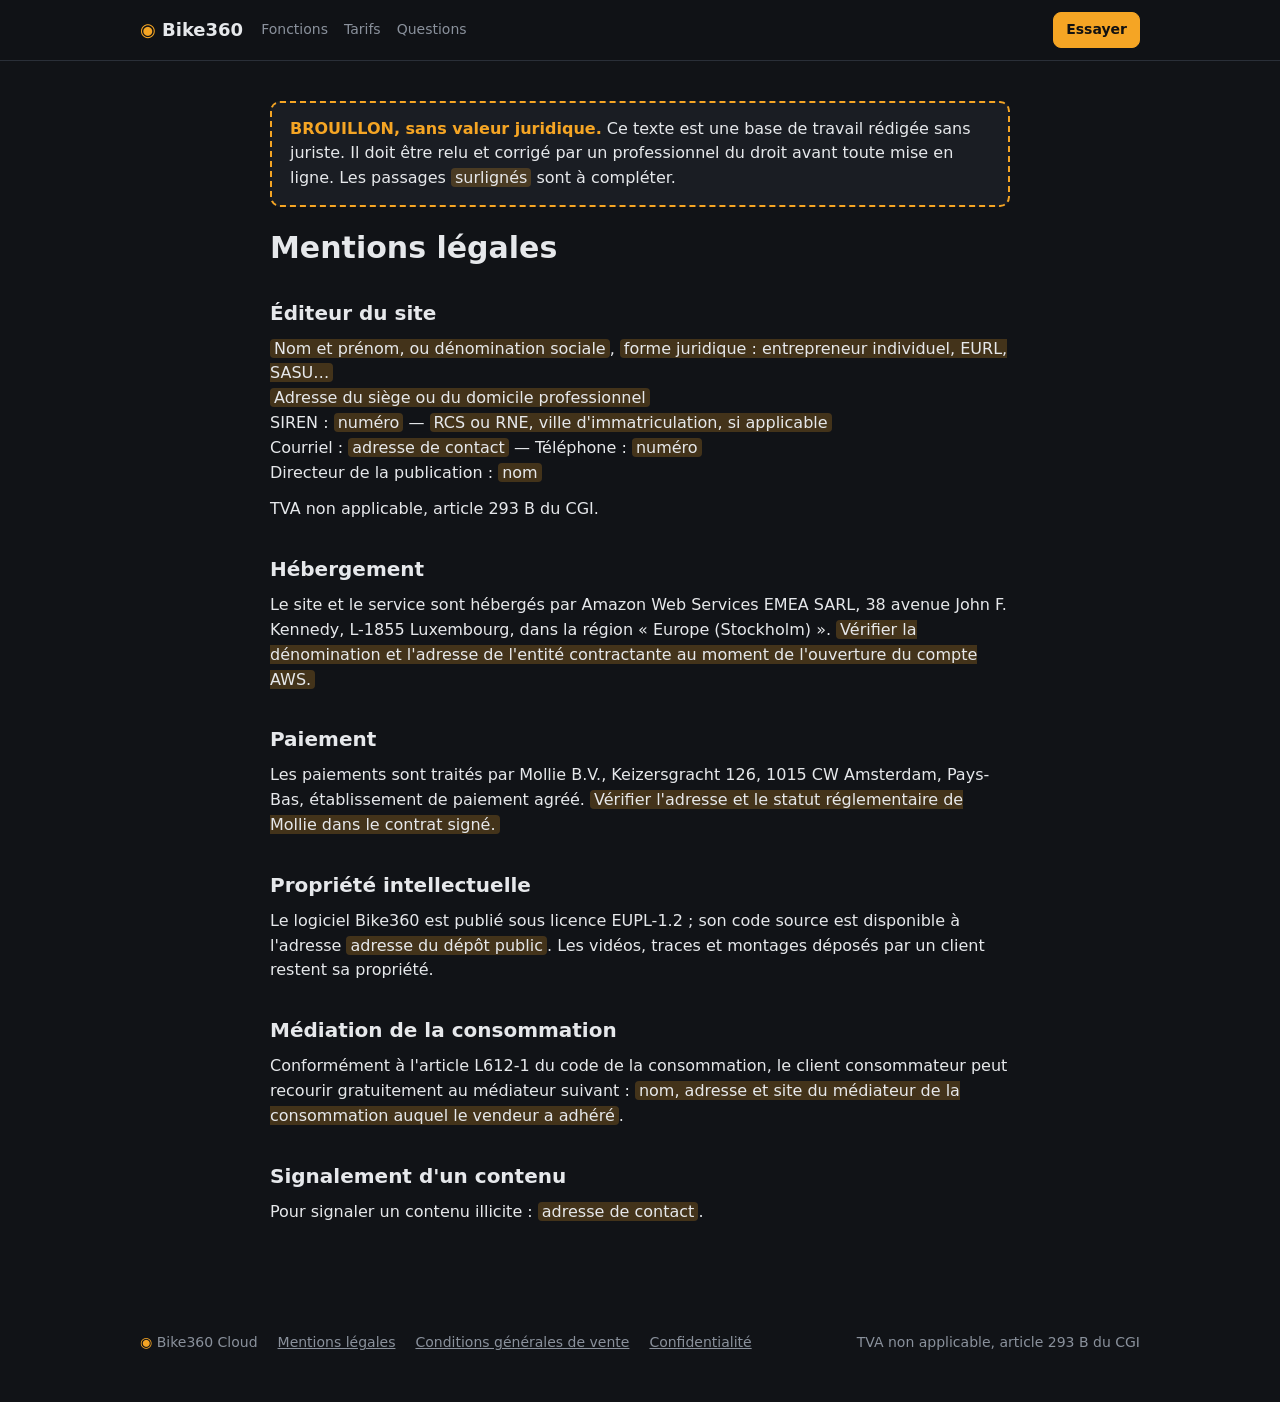
<file: site/mentions-legales.html>
<!doctype html>
<html lang="fr">
<head>
<meta charset="utf-8">
<meta name="viewport" content="width=device-width, initial-scale=1">
<meta name="robots" content="noindex">
<title>Bike360 Cloud — Mentions légales</title>
<link rel="stylesheet" href="site.css">
</head>
<body>
<header class="top"><div class="wrap">
  <a class="brand" href="/"><span>◉</span> Bike360</a>
  <nav><a href="/#fonctions">Fonctions</a><a href="/#tarifs">Tarifs</a><a href="/#questions">Questions</a></nav>
  <a class="button small primary" href="/ui/compte.html?inscription=1">Essayer</a>
</div></header>
<main class="legal">
<div class="draft"><strong>BROUILLON, sans valeur juridique.</strong> Ce texte est une base de travail rédigée sans juriste. Il doit être relu et corrigé
  par un professionnel du droit avant toute mise en ligne. Les passages <span class="todo">surlignés</span> sont à compléter.</div>
<h1>Mentions légales</h1>
<h2>Éditeur du site</h2>
<p><span class="todo">Nom et prénom, ou dénomination sociale</span>, <span class="todo">forme juridique : entrepreneur individuel, EURL, SASU…</span><br>
<span class="todo">Adresse du siège ou du domicile professionnel</span><br>
SIREN : <span class="todo">numéro</span> — <span class="todo">RCS ou RNE, ville d'immatriculation, si applicable</span><br>
Courriel : <span class="todo">adresse de contact</span> — Téléphone : <span class="todo">numéro</span><br>
Directeur de la publication : <span class="todo">nom</span></p>
<p>TVA non applicable, article 293 B du CGI.</p>
<h2>Hébergement</h2>
<p>Le site et le service sont hébergés par Amazon Web Services EMEA SARL, 38 avenue John F. Kennedy, L-1855 Luxembourg, dans la région « Europe (Stockholm) ».
<span class="todo">Vérifier la dénomination et l'adresse de l'entité contractante au moment de l'ouverture du compte AWS.</span></p>
<h2>Paiement</h2>
<p>Les paiements sont traités par Mollie B.V., Keizersgracht 126, 1015 CW Amsterdam, Pays-Bas, établissement de paiement agréé.
<span class="todo">Vérifier l'adresse et le statut réglementaire de Mollie dans le contrat signé.</span></p>
<h2>Propriété intellectuelle</h2>
<p>Le logiciel Bike360 est publié sous licence EUPL-1.2 ; son code source est disponible à l'adresse <span class="todo">adresse du dépôt public</span>.
Les vidéos, traces et montages déposés par un client restent sa propriété.</p>
<h2>Médiation de la consommation</h2>
<p>Conformément à l'article L612-1 du code de la consommation, le client consommateur peut recourir gratuitement au médiateur suivant :
<span class="todo">nom, adresse et site du médiateur de la consommation auquel le vendeur a adhéré</span>.</p>
<h2>Signalement d'un contenu</h2>
<p>Pour signaler un contenu illicite : <span class="todo">adresse de contact</span>.</p>
</main>
<footer><div class="wrap">
  <span><span style="color:var(--accent)">◉</span> Bike360 Cloud</span>
  <a href="mentions-legales.html">Mentions légales</a>
  <a href="cgv.html">Conditions générales de vente</a>
  <a href="confidentialite.html">Confidentialité</a>
  <div class="spacer"></div>
  <span>TVA non applicable, article 293 B du CGI</span>
</div></footer>
</body>
</html>
</file>
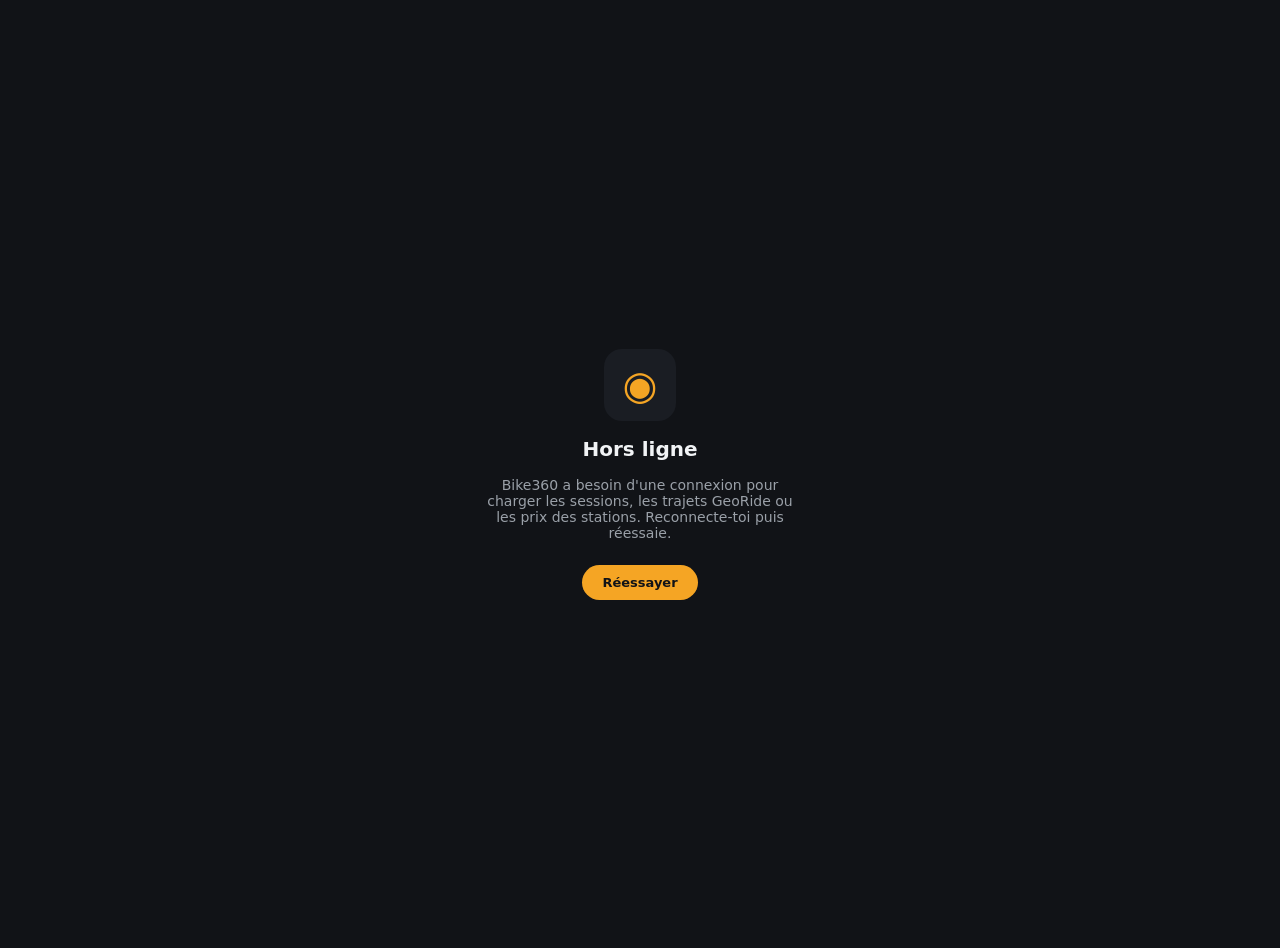
<file: ui/offline.html>
<!doctype html>
<html lang="fr">
<head>
<meta charset="utf-8">
<meta name="viewport" content="width=device-width, initial-scale=1">
<title>Bike360 — hors ligne</title>
<style>
body { min-height: 100dvh; margin: 0; display: flex; flex-direction: column; align-items: center;
       justify-content: center; gap: 16px; padding: 24px; text-align: center; background: #111317;
       color: #f1f3f5; font-family: system-ui, sans-serif; }
.logo { width: 72px; height: 72px; border-radius: 18px; background: #1a1d23; display: grid; place-items: center; }
.logo span { color: #f5a524; font-size: 40px; }
h1 { font-size: 20px; margin: 0; }
p { font-size: 14px; color: #9aa0a8; max-width: 320px; margin: 0; }
a.retry { margin-top: 8px; padding: 10px 20px; border-radius: 999px; background: #f5a524; color: #111317;
          font-weight: 600; font-size: 13px; text-decoration: none; }
</style>
</head>
<body>
<div class="logo"><span>◉</span></div>
<h1>Hors ligne</h1>
<p>Bike360 a besoin d'une connexion pour charger les sessions, les trajets GeoRide ou les prix des stations. Reconnecte-toi puis réessaie.</p>
<a class="retry" href="/ui/mobile.html">Réessayer</a>
</body>
</html>
</file>
<file: site/site.css>
/* Site vitrine de Bike360 Cloud : mêmes couleurs et mêmes éléments que l'interface (ui/style.css). */
:root {
  --bg: #111317;
  --panel: #1a1d23;
  --panel2: #22262e;
  --line: #2a2f38;
  --text: #e6e8eb;
  --muted: #8a919c;
  --accent: #f5a524;
  --clip: #3ecf8e;
  color-scheme: dark;
}
* { box-sizing: border-box; }
html { scroll-behavior: smooth; }
body { margin: 0; background: var(--bg); color: var(--text); font: 16px/1.55 system-ui, -apple-system, "Segoe UI", sans-serif; }
a { color: var(--accent); }
a:focus-visible, summary:focus-visible { outline: 2px solid var(--accent); outline-offset: 2px; }
h1 { font-size: clamp(30px, 5vw, 46px); line-height: 1.15; margin: 0 0 16px; }
h2 { font-size: 26px; margin: 0 0 8px; }
h3 { font-size: 17px; margin: 0 0 6px; }
p { margin: 0 0 12px; }
.muted { color: var(--muted); }
.wrap { max-width: 1040px; margin: 0 auto; padding: 0 20px; }

header.top { position: sticky; top: 0; z-index: 2; background: color-mix(in srgb, var(--bg) 92%, transparent); backdrop-filter: blur(6px); border-bottom: 1px solid var(--line); }
header.top .wrap { display: flex; align-items: center; gap: 18px; padding-top: 12px; padding-bottom: 12px; }
.brand { font-weight: 700; font-size: 18px; color: var(--text); text-decoration: none; }
.brand span { color: var(--accent); }
header.top nav { display: flex; gap: 16px; flex: 1; flex-wrap: wrap; }
header.top nav a { color: var(--muted); text-decoration: none; font-size: 14px; }
header.top nav a:hover { color: var(--text); }
.button { display: inline-flex; align-items: center; justify-content: center; padding: 10px 18px; border-radius: 8px; border: 1px solid var(--line);
  background: var(--panel); color: var(--text); text-decoration: none; font-weight: 600; }
.button:hover { border-color: var(--muted); }
.button.primary { background: var(--accent); border-color: var(--accent); color: #111; }
.button.small { padding: 6px 12px; font-size: 14px; }

section { padding: 64px 0; border-bottom: 1px solid var(--line); }
section > .wrap > .lead { max-width: 720px; color: var(--muted); margin-bottom: 28px; }
.hero { padding: 72px 0 56px; }
.hero .wrap { display: grid; grid-template-columns: 1fr 1fr; gap: 36px; align-items: center; }
.hero p.lead { font-size: 19px; color: var(--muted); }
.hero .actions { display: flex; gap: 12px; flex-wrap: wrap; margin: 24px 0 10px; }
.hero img { width: 100%; height: auto; border-radius: 12px; border: 1px solid var(--line); }
.grid { display: grid; grid-template-columns: repeat(auto-fit, minmax(230px, 1fr)); gap: 16px; }
.card { background: var(--panel); border: 1px solid var(--line); border-radius: 12px; padding: 20px; }
.card p:last-child { margin-bottom: 0; }
.card .step { color: var(--accent); font-weight: 700; }

.plans { display: grid; grid-template-columns: repeat(auto-fit, minmax(210px, 1fr)); gap: 16px; }
.plan { display: flex; flex-direction: column; gap: 8px; }
.plan .price { font-size: 34px; font-weight: 700; }
.plan .price small { font-size: 14px; font-weight: 400; color: var(--muted); }
.plan ul { margin: 0 0 8px; padding-left: 18px; color: var(--muted); flex: 1; }
.plan.featured { border-color: var(--accent); }
.badge { align-self: flex-start; font-size: 12px; padding: 2px 8px; border-radius: 999px; border: 1px solid var(--accent); color: var(--accent); }

table { width: 100%; border-collapse: collapse; background: var(--panel); border: 1px solid var(--line); border-radius: 12px; overflow: hidden; }
th, td { text-align: left; padding: 12px 14px; border-bottom: 1px solid var(--line); vertical-align: top; }
tr:last-child td { border-bottom: none; }
th { background: var(--panel2); font-size: 14px; }
.table-scroll { overflow-x: auto; }

details { background: var(--panel); border: 1px solid var(--line); border-radius: 10px; padding: 14px 18px; margin-bottom: 10px; }
summary { cursor: pointer; font-weight: 600; }
details p { margin: 10px 0 0; color: var(--muted); }

.draft { border: 2px dashed var(--accent); border-radius: 10px; padding: 14px 18px; margin: 0 0 24px; background: var(--panel); }
.draft strong { color: var(--accent); }
.todo { background: color-mix(in srgb, var(--accent) 22%, transparent); border-radius: 4px; padding: 0 4px; }
main.legal { max-width: 780px; margin: 0 auto; padding: 40px 20px 64px; }
main.legal h1 { font-size: 30px; }
main.legal h2 { font-size: 20px; margin-top: 32px; }
main.legal li { margin-bottom: 6px; }

footer { padding: 32px 0 48px; color: var(--muted); font-size: 14px; }
footer .wrap { display: flex; gap: 20px; flex-wrap: wrap; align-items: center; }
footer a { color: var(--muted); }
footer .spacer { flex: 1; }

@media (max-width: 760px) {
  .hero .wrap { grid-template-columns: 1fr; }
  header.top nav { display: none; }
  section { padding: 44px 0; }
}
</file>
